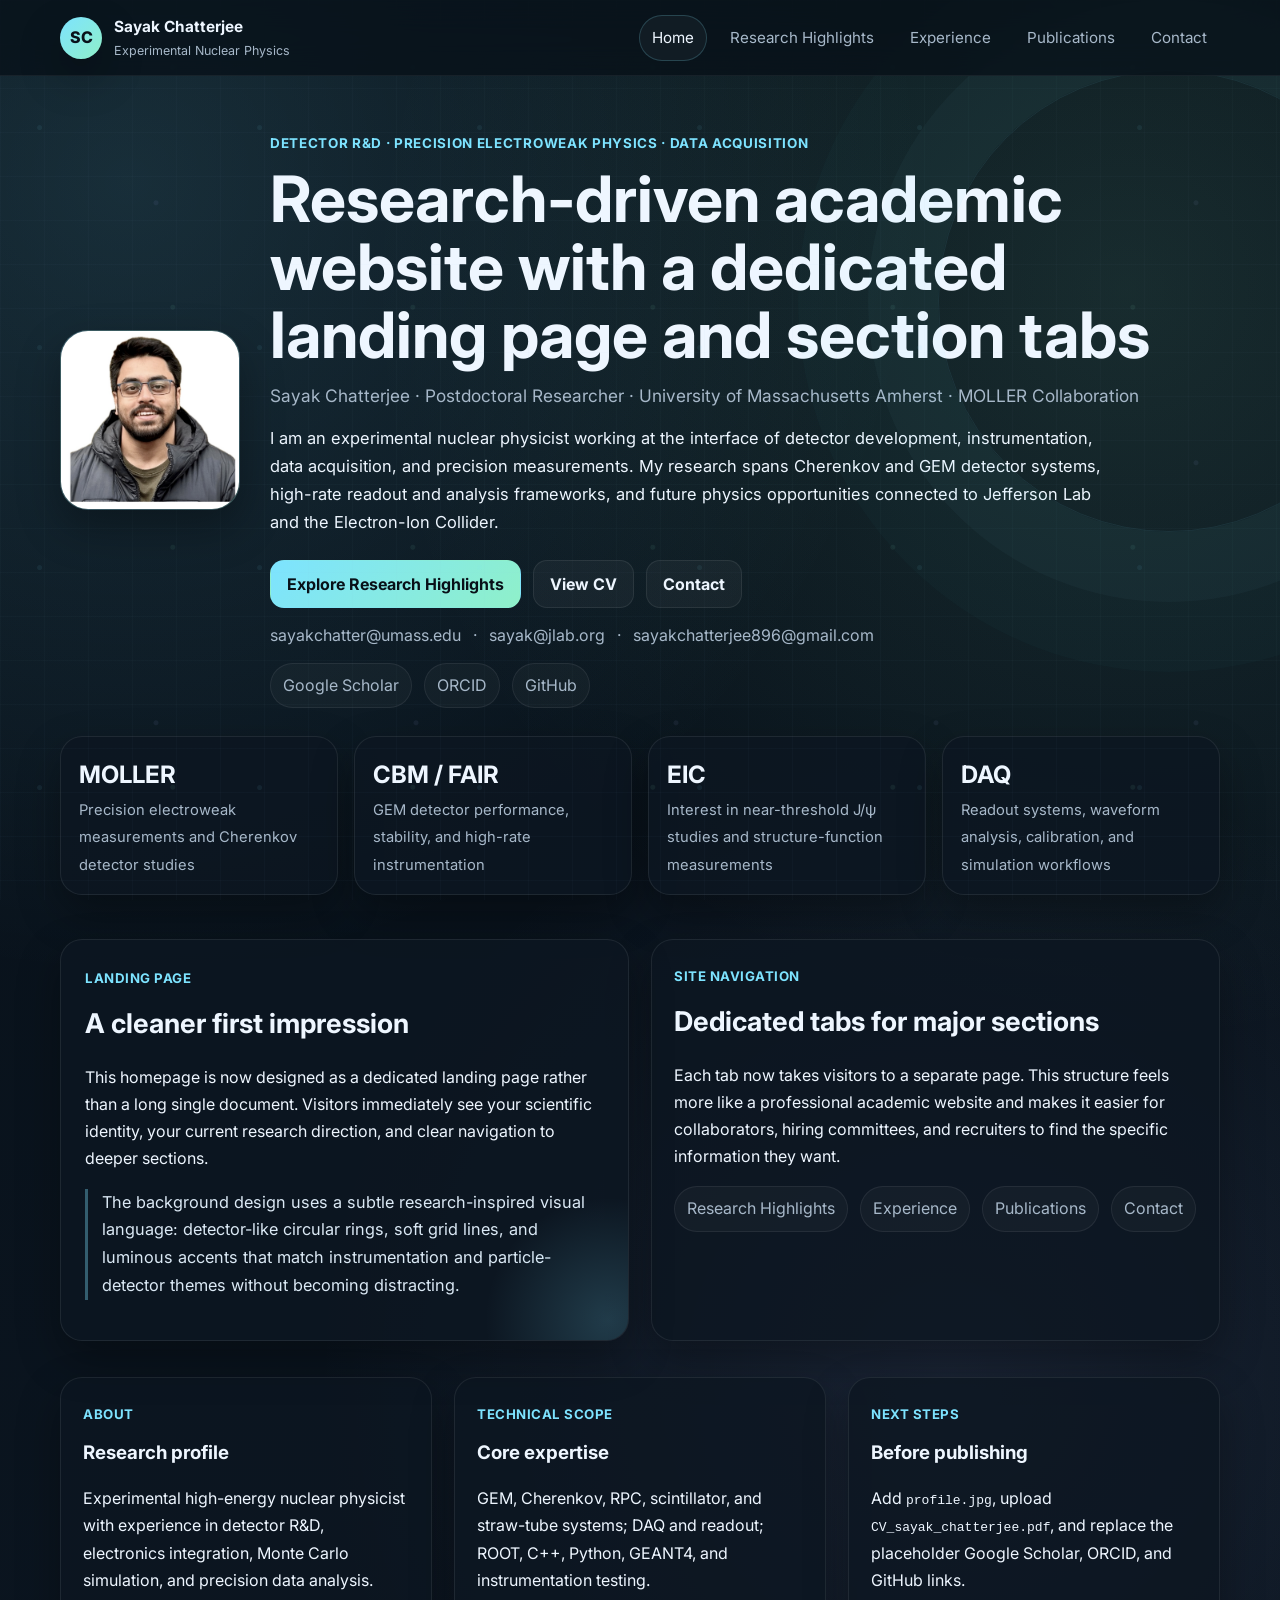
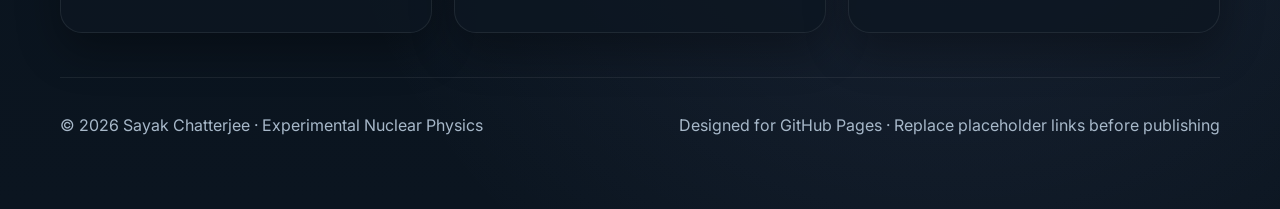
<file: index.html>
<!doctype html>
<html lang="en">
<head>
  <meta charset="utf-8" />
  <meta name="viewport" content="width=device-width, initial-scale=1" />
  <title>Sayak Chatterjee | Experimental Nuclear Physicist</title>
  <meta name="description" content="Academic homepage of Sayak Chatterjee, experimental nuclear physicist focused on detector R&D, MOLLER, and EIC-related studies." />
  <meta name="keywords" content="Sayak Chatterjee, experimental nuclear physicist, detector R&D, MOLLER, Jefferson Lab, EIC, GEM detector, Cherenkov detector, data acquisition" />
  <meta property="og:title" content="Sayak Chatterjee | Experimental Nuclear Physicist" />
  <meta property="og:description" content="Academic homepage of Sayak Chatterjee, experimental nuclear physicist focused on detector R&D, MOLLER, and EIC-related studies." />
  <meta property="og:type" content="website" />
  <meta name="theme-color" content="#071018" />
  <link rel="preconnect" href="https://fonts.googleapis.com">
  <link rel="preconnect" href="https://fonts.gstatic.com" crossorigin>
  <link href="https://fonts.googleapis.com/css2?family=Inter:wght@300;400;500;600;700;800&display=swap" rel="stylesheet">
  <link rel="stylesheet" href="site.css" />
</head>
<body>

  <nav class="site-nav">
    <div class="container nav-inner">
      <a class="brand-wrap" href="index_final.html">
        <span class="brand-badge">SC</span>
        <span class="brand-text"><strong>Sayak Chatterjee</strong><span>Experimental Nuclear Physics</span></span>
      </a>
      <div class="nav-links">
        <a class="active" href="index_final.html">Home</a>
        <a  href="research_highlights.html">Research Highlights</a>
        <a  href="experience.html">Experience</a>
        <a  href="publications.html">Publications</a>
        <a  href="contact.html">Contact</a>
      </div>
    </div>
  </nav>


  <header class="hero">
    <div class="container hero-grid">
      <div class="avatar">
        <img src="profile.jpg" alt="Portrait of Sayak Chatterjee" onerror="this.style.display='none'; this.nextElementSibling.style.display='grid';" />
        <span style="display:none;">SC</span>
      </div>
      <div>
        <p class="eyebrow">Detector R&amp;D · Precision Electroweak Physics · Data Acquisition</p>
        <h1>Research-driven academic website with a dedicated landing page and section tabs</h1>
        <p class="tagline">Sayak Chatterjee · Postdoctoral Researcher · University of Massachusetts Amherst · MOLLER Collaboration</p>
        <p class="summary">
          I am an experimental nuclear physicist working at the interface of detector development, instrumentation,
          data acquisition, and precision measurements. My research spans Cherenkov and GEM detector systems,
          high-rate readout and analysis frameworks, and future physics opportunities connected to Jefferson Lab and the Electron-Ion Collider.
        </p>
        <div class="action-row">
          <a class="btn primary" href="research_highlights.html">Explore Research Highlights</a>
          <a class="btn secondary" href="CV_sayak_chatterjee.pdf" target="_blank">View CV</a>
          <a class="btn secondary" href="contact.html">Contact</a>
        </div>
        <div class="contact-line">
          <a href="mailto:sayakchatter@umass.edu">sayakchatter@umass.edu</a>
          <span>·</span>
          <a href="mailto:sayak@jlab.org">sayak@jlab.org</a>
          <span>·</span>
          <a href="mailto:sayakchatterjee896@gmail.com">sayakchatterjee896@gmail.com</a>
        </div>
        <div class="inline-links" style="margin-top:14px;">
          <a href="https://scholar.google.com/citations?hl=en&user=rSvPqXYAAAAJ" target="_blank">Google Scholar</a>
          <a href="https://orcid.org/0000-0002-2796-6484" target="_blank">ORCID</a>
          <a href="https://github.com/sayak-alt">GitHub</a>
        </div>
      </div>
    </div>
    <div class="container stat-grid">
      <div class="stat-card"><strong>MOLLER</strong><span>Precision electroweak measurements and Cherenkov detector studies</span></div>
      <div class="stat-card"><strong>CBM / FAIR</strong><span>GEM detector performance, stability, and high-rate instrumentation</span></div>
      <div class="stat-card"><strong>EIC</strong><span>Interest in near-threshold J/ψ studies and structure-function measurements</span></div>
      <div class="stat-card"><strong>DAQ</strong><span>Readout systems, waveform analysis, calibration, and simulation workflows</span></div>
    </div>
  </header>

  <main>
    <section class="section">
      <div class="container grid-2">
        <div class="card hero-panel">
          <span class="kicker">Landing Page</span>
          <h2 class="section-title">A cleaner first impression</h2>
          <p>
            This homepage is now designed as a dedicated landing page rather than a long single document.
            Visitors immediately see your scientific identity, your current research direction, and clear navigation to deeper sections.
          </p>
          <p class="quote">
            The background design uses a subtle research-inspired visual language: detector-like circular rings,
            soft grid lines, and luminous accents that match instrumentation and particle-detector themes without becoming distracting.
          </p>
        </div>
        <div class="card">
          <span class="kicker">Site Navigation</span>
          <h2 class="section-title">Dedicated tabs for major sections</h2>
          <p>
            Each tab now takes visitors to a separate page. This structure feels more like a professional academic website
            and makes it easier for collaborators, hiring committees, and recruiters to find the specific information they want.
          </p>
          <div class="tab-menu">
            <a href="research_highlights.html">Research Highlights</a>
            <a href="experience.html">Experience</a>
            <a href="publications.html">Publications</a>
            <a href="contact.html">Contact</a>
          </div>
        </div>
      </div>
    </section>

    <section class="section">
      <div class="container grid-3">
        <div class="card">
          <span class="kicker">About</span>
          <h3>Research profile</h3>
          <p>
            Experimental high-energy nuclear physicist with experience in detector R&amp;D, electronics integration,
            Monte Carlo simulation, and precision data analysis.
          </p>
        </div>
        <div class="card">
          <span class="kicker">Technical scope</span>
          <h3>Core expertise</h3>
          <p>
            GEM, Cherenkov, RPC, scintillator, and straw-tube systems; DAQ and readout; ROOT, C++, Python, GEANT4, and instrumentation testing.
          </p>
        </div>
        <div class="card">
          <span class="kicker">Next steps</span>
          <h3>Before publishing</h3>
          <p>
            Add <code>profile.jpg</code>, upload <code>CV_sayak_chatterjee.pdf</code>, and replace the placeholder Google Scholar, ORCID, and GitHub links.
          </p>
        </div>
      </div>
    </section>
  </main>


  <footer class="footer">
    <div class="container footer-inner">
      <p>© 2026 Sayak Chatterjee · Experimental Nuclear Physics</p>
      <p>Designed for GitHub Pages · Replace placeholder links before publishing</p>
    </div>
  </footer>

</body>
</html>
</file>
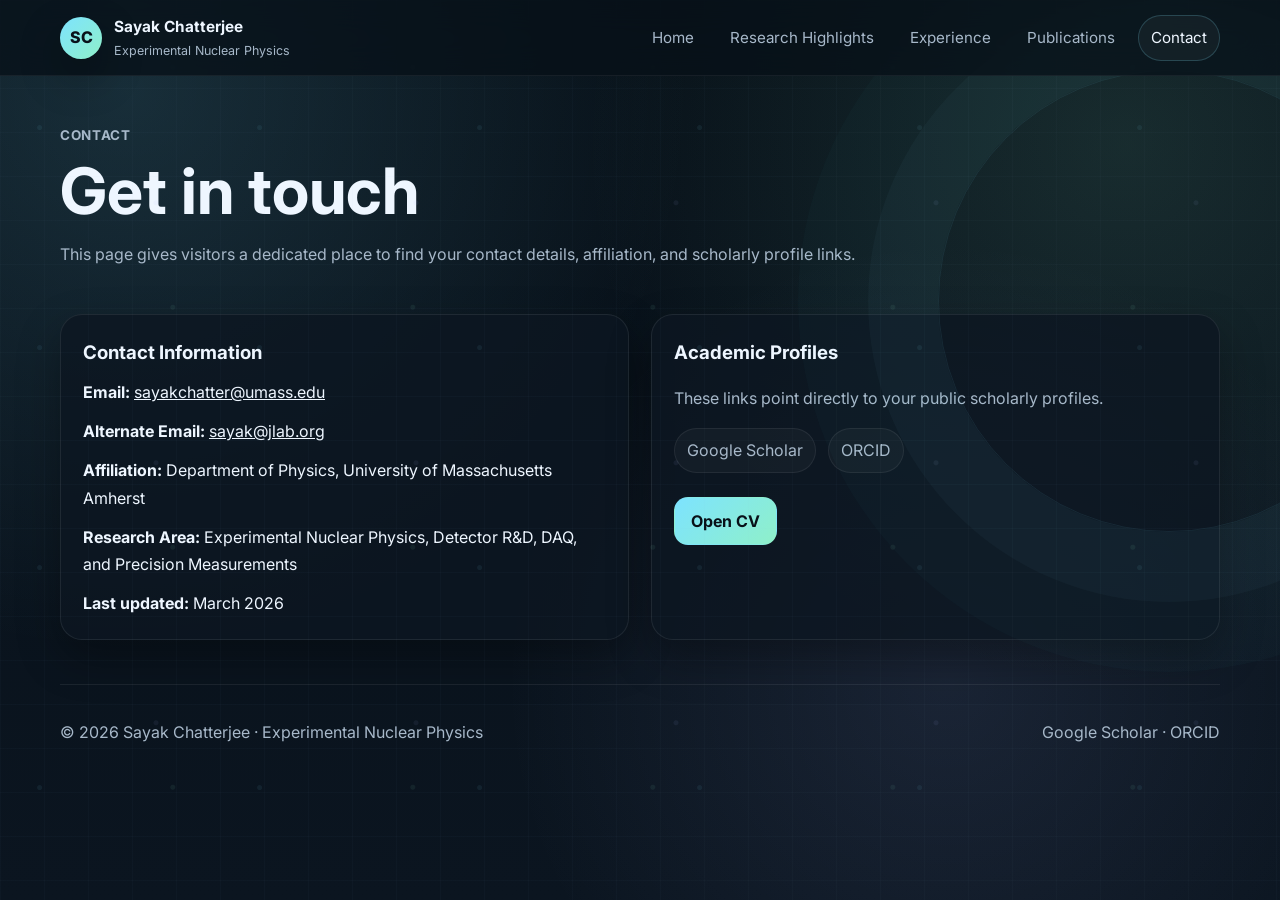
<file: contact.html>
<!doctype html>
<html lang="en">
<head>
  <meta charset="utf-8" />
  <meta name="viewport" content="width=device-width, initial-scale=1" />
  <title>Contact | Sayak Chatterjee</title>
  <meta name="description" content="Contact page for Sayak Chatterjee." />
  <meta name="keywords" content="Sayak Chatterjee, experimental nuclear physicist, detector R&amp;D, MOLLER, Jefferson Lab, EIC, GEM detector, Cherenkov detector, data acquisition" />
  <meta property="og:title" content="Contact | Sayak Chatterjee" />
  <meta property="og:description" content="Contact page for Sayak Chatterjee." />
  <meta property="og:type" content="website" />
  <meta name="theme-color" content="#071018" />
  <link rel="preconnect" href="https://fonts.googleapis.com">
  <link rel="preconnect" href="https://fonts.gstatic.com" crossorigin>
  <link href="https://fonts.googleapis.com/css2?family=Inter:wght@300;400;500;600;700;800&amp;display=swap" rel="stylesheet">
  <link rel="stylesheet" href="site.css" />
</head>
<body>

  <nav class="site-nav">
    <div class="container nav-inner">
      <a class="brand-wrap" href="index.html">
        <span class="brand-badge">SC</span>
        <span class="brand-text"><strong>Sayak Chatterjee</strong><span>Experimental Nuclear Physics</span></span>
      </a>
      <div class="nav-links">
        <a href="index.html">Home</a>
        <a href="research_highlights.html">Research Highlights</a>
        <a href="experience.html">Experience</a>
        <a href="publications.html">Publications</a>
        <a class="active" href="contact.html">Contact</a>
      </div>
    </div>
  </nav>

  <header class="page-header">
    <div class="container">
      <p class="eyebrow">Contact</p>
      <h1>Get in touch</h1>
      <p>This page gives visitors a dedicated place to find your contact details, affiliation, and scholarly profile links.</p>
    </div>
  </header>
  <main>
    <section class="section">
      <div class="container grid-2">
        <div class="card">
          <h3>Contact Information</h3>
          <div class="detail-list">
            <p><strong>Email:</strong> <a href="mailto:sayakchatter@umass.edu">sayakchatter@umass.edu</a></p>
            <p><strong>Alternate Email:</strong> <a href="mailto:sayak@jlab.org">sayak@jlab.org</a></p>
            <p><strong>Affiliation:</strong> Department of Physics, University of Massachusetts Amherst</p>
            <p><strong>Research Area:</strong> Experimental Nuclear Physics, Detector R&amp;D, DAQ, and Precision Measurements</p>
            <p><strong>Last updated:</strong> March 2026</p>
          </div>
        </div>
        <div class="card">
          <h3>Academic Profiles</h3>
          <p class="muted">These links point directly to your public scholarly profiles.</p>
          <div class="inline-links">
            <a href="https://scholar.google.com/citations?hl=en&user=rSvPqXYAAAAJ" target="_blank" rel="noopener noreferrer">Google Scholar</a>
            <a href="https://orcid.org/0000-0002-2796-6484" target="_blank" rel="noopener noreferrer">ORCID</a>
          </div>
          <div class="action-row">
            <a class="btn primary" href="CV_sayak_chatterjee.pdf" target="_blank" rel="noopener noreferrer">Open CV</a>
          </div>
        </div>
      </div>
    </section>
  </main>

  <footer class="footer">
    <div class="container footer-inner">
      <p>© 2026 Sayak Chatterjee · Experimental Nuclear Physics</p>
      <p>
        <a href="https://scholar.google.com/citations?hl=en&user=rSvPqXYAAAAJ" target="_blank" rel="noopener noreferrer">Google Scholar</a> ·
        <a href="https://orcid.org/0000-0002-2796-6484" target="_blank" rel="noopener noreferrer">ORCID</a>
      </p>
    </div>
  </footer>

</body>
</html>
</file>
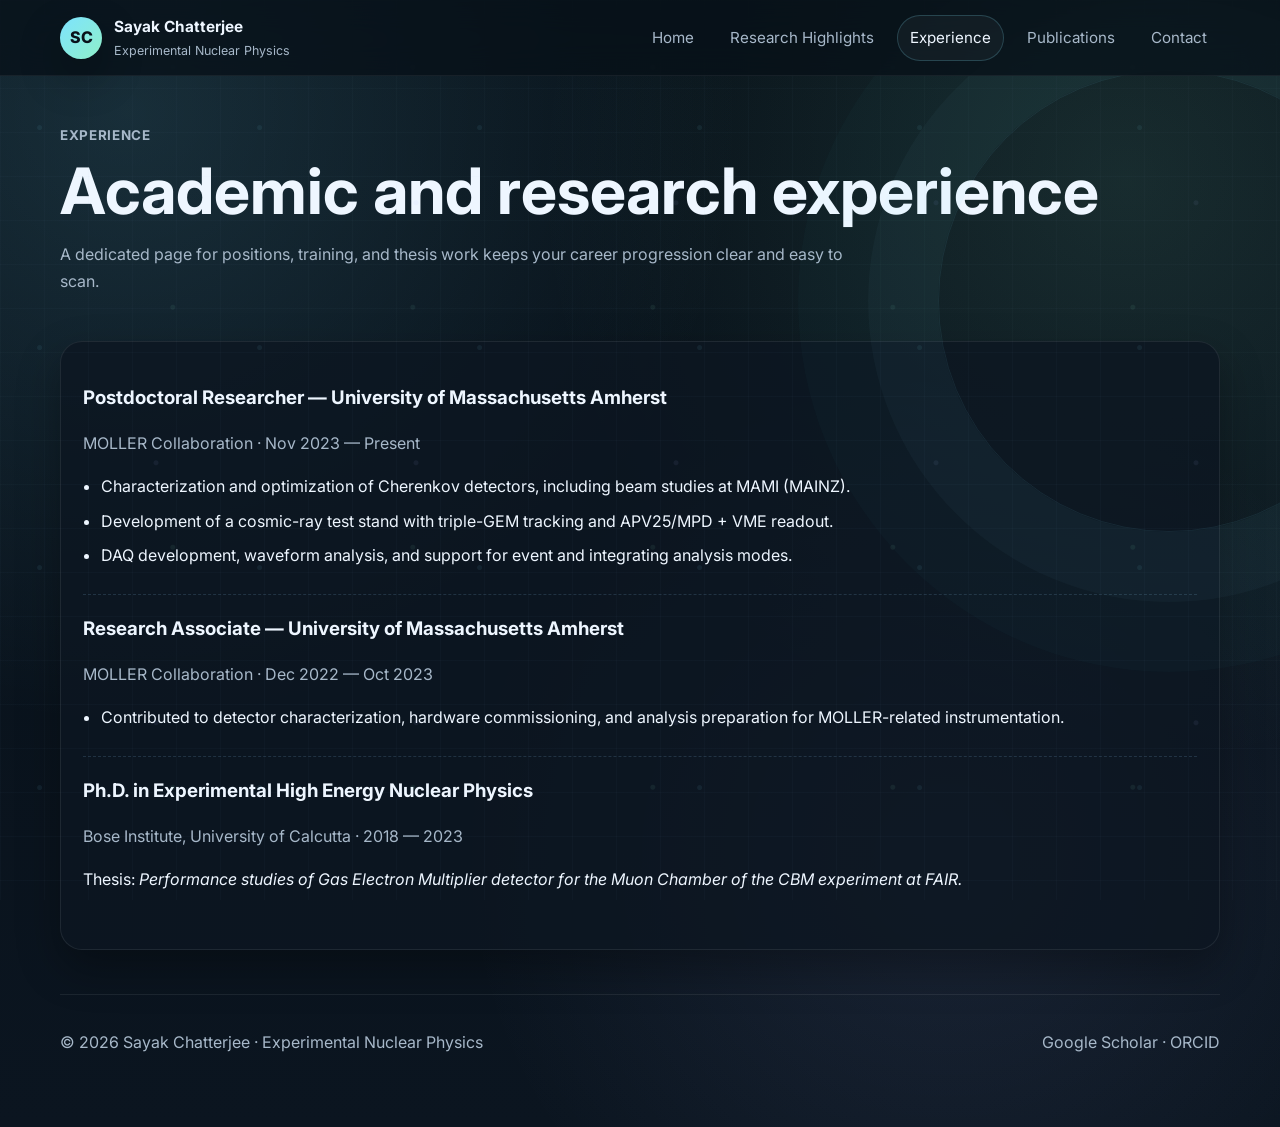
<file: experience.html>
<!doctype html>
<html lang="en">
<head>
  <meta charset="utf-8" />
  <meta name="viewport" content="width=device-width, initial-scale=1" />
  <title>Experience | Sayak Chatterjee</title>
  <meta name="description" content="Academic and research experience of Sayak Chatterjee." />
  <meta name="keywords" content="Sayak Chatterjee, experimental nuclear physicist, detector R&amp;D, MOLLER, Jefferson Lab, EIC, GEM detector, Cherenkov detector, data acquisition" />
  <meta property="og:title" content="Experience | Sayak Chatterjee" />
  <meta property="og:description" content="Academic and research experience of Sayak Chatterjee." />
  <meta property="og:type" content="website" />
  <meta name="theme-color" content="#071018" />
  <link rel="preconnect" href="https://fonts.googleapis.com">
  <link rel="preconnect" href="https://fonts.gstatic.com" crossorigin>
  <link href="https://fonts.googleapis.com/css2?family=Inter:wght@300;400;500;600;700;800&amp;display=swap" rel="stylesheet">
  <link rel="stylesheet" href="site.css" />
</head>
<body>

  <nav class="site-nav">
    <div class="container nav-inner">
      <a class="brand-wrap" href="index.html">
        <span class="brand-badge">SC</span>
        <span class="brand-text"><strong>Sayak Chatterjee</strong><span>Experimental Nuclear Physics</span></span>
      </a>
      <div class="nav-links">
        <a href="index.html">Home</a>
        <a href="research_highlights.html">Research Highlights</a>
        <a class="active" href="experience.html">Experience</a>
        <a href="publications.html">Publications</a>
        <a href="contact.html">Contact</a>
      </div>
    </div>
  </nav>

  <header class="page-header">
    <div class="container">
      <p class="eyebrow">Experience</p>
      <h1>Academic and research experience</h1>
      <p>A dedicated page for positions, training, and thesis work keeps your career progression clear and easy to scan.</p>
    </div>
  </header>
  <main>
    <section class="section">
      <div class="container card">
        <div class="timeline">
          <article class="item">
            <h3>Postdoctoral Researcher — University of Massachusetts Amherst</h3>
            <p class="muted">MOLLER Collaboration · Nov 2023 — Present</p>
            <ul class="bullets">
              <li>Characterization and optimization of Cherenkov detectors, including beam studies at MAMI (MAINZ).</li>
              <li>Development of a cosmic-ray test stand with triple-GEM tracking and APV25/MPD + VME readout.</li>
              <li>DAQ development, waveform analysis, and support for event and integrating analysis modes.</li>
            </ul>
          </article>
          <article class="item">
            <h3>Research Associate — University of Massachusetts Amherst</h3>
            <p class="muted">MOLLER Collaboration · Dec 2022 — Oct 2023</p>
            <ul class="bullets">
              <li>Contributed to detector characterization, hardware commissioning, and analysis preparation for MOLLER-related instrumentation.</li>
            </ul>
          </article>
          <article class="item">
            <h3>Ph.D. in Experimental High Energy Nuclear Physics</h3>
            <p class="muted">Bose Institute, University of Calcutta · 2018 — 2023</p>
            <p>Thesis: <em>Performance studies of Gas Electron Multiplier detector for the Muon Chamber of the CBM experiment at FAIR.</em></p>
          </article>
        </div>
      </div>
    </section>
  </main>

  <footer class="footer">
    <div class="container footer-inner">
      <p>© 2026 Sayak Chatterjee · Experimental Nuclear Physics</p>
      <p>
        <a href="https://scholar.google.com/citations?hl=en&user=rSvPqXYAAAAJ" target="_blank" rel="noopener noreferrer">Google Scholar</a> ·
        <a href="https://orcid.org/0000-0002-2796-6484" target="_blank" rel="noopener noreferrer">ORCID</a>
      </p>
    </div>
  </footer>

</body>
</html>
</file>
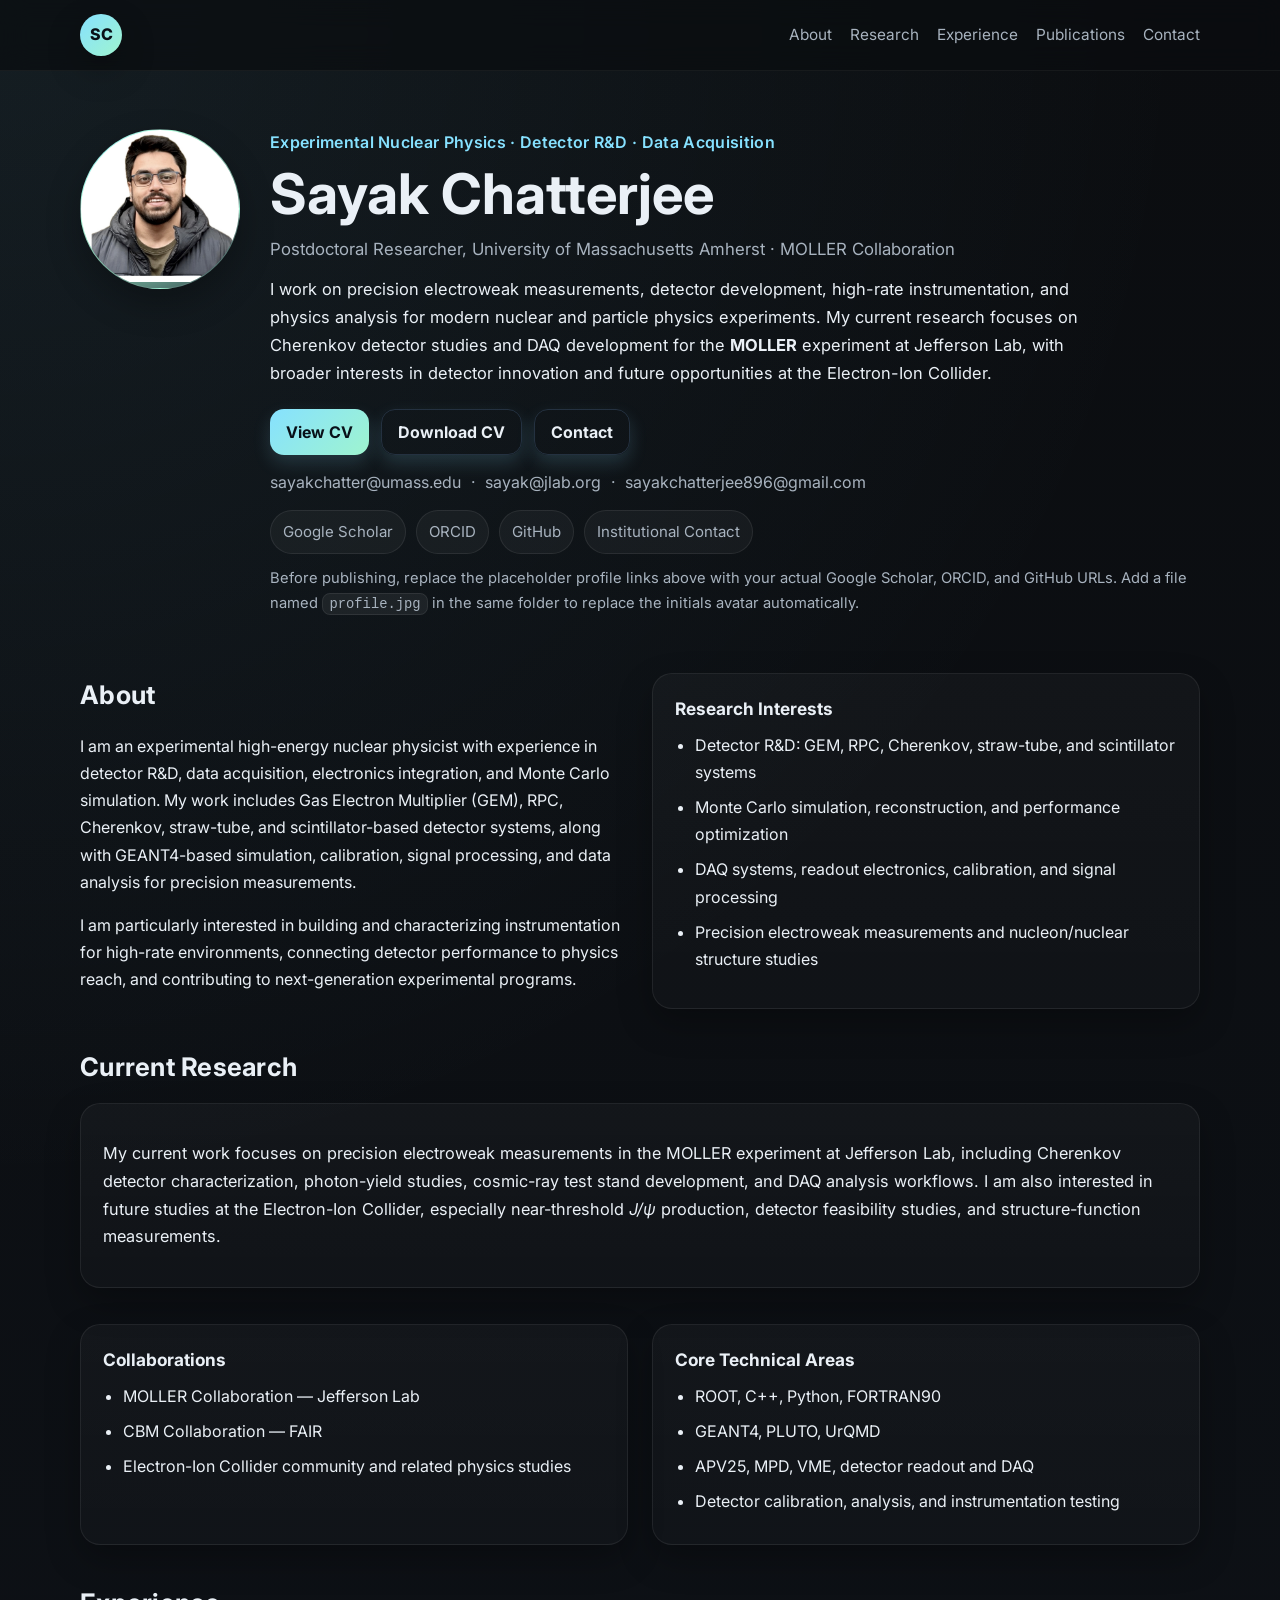
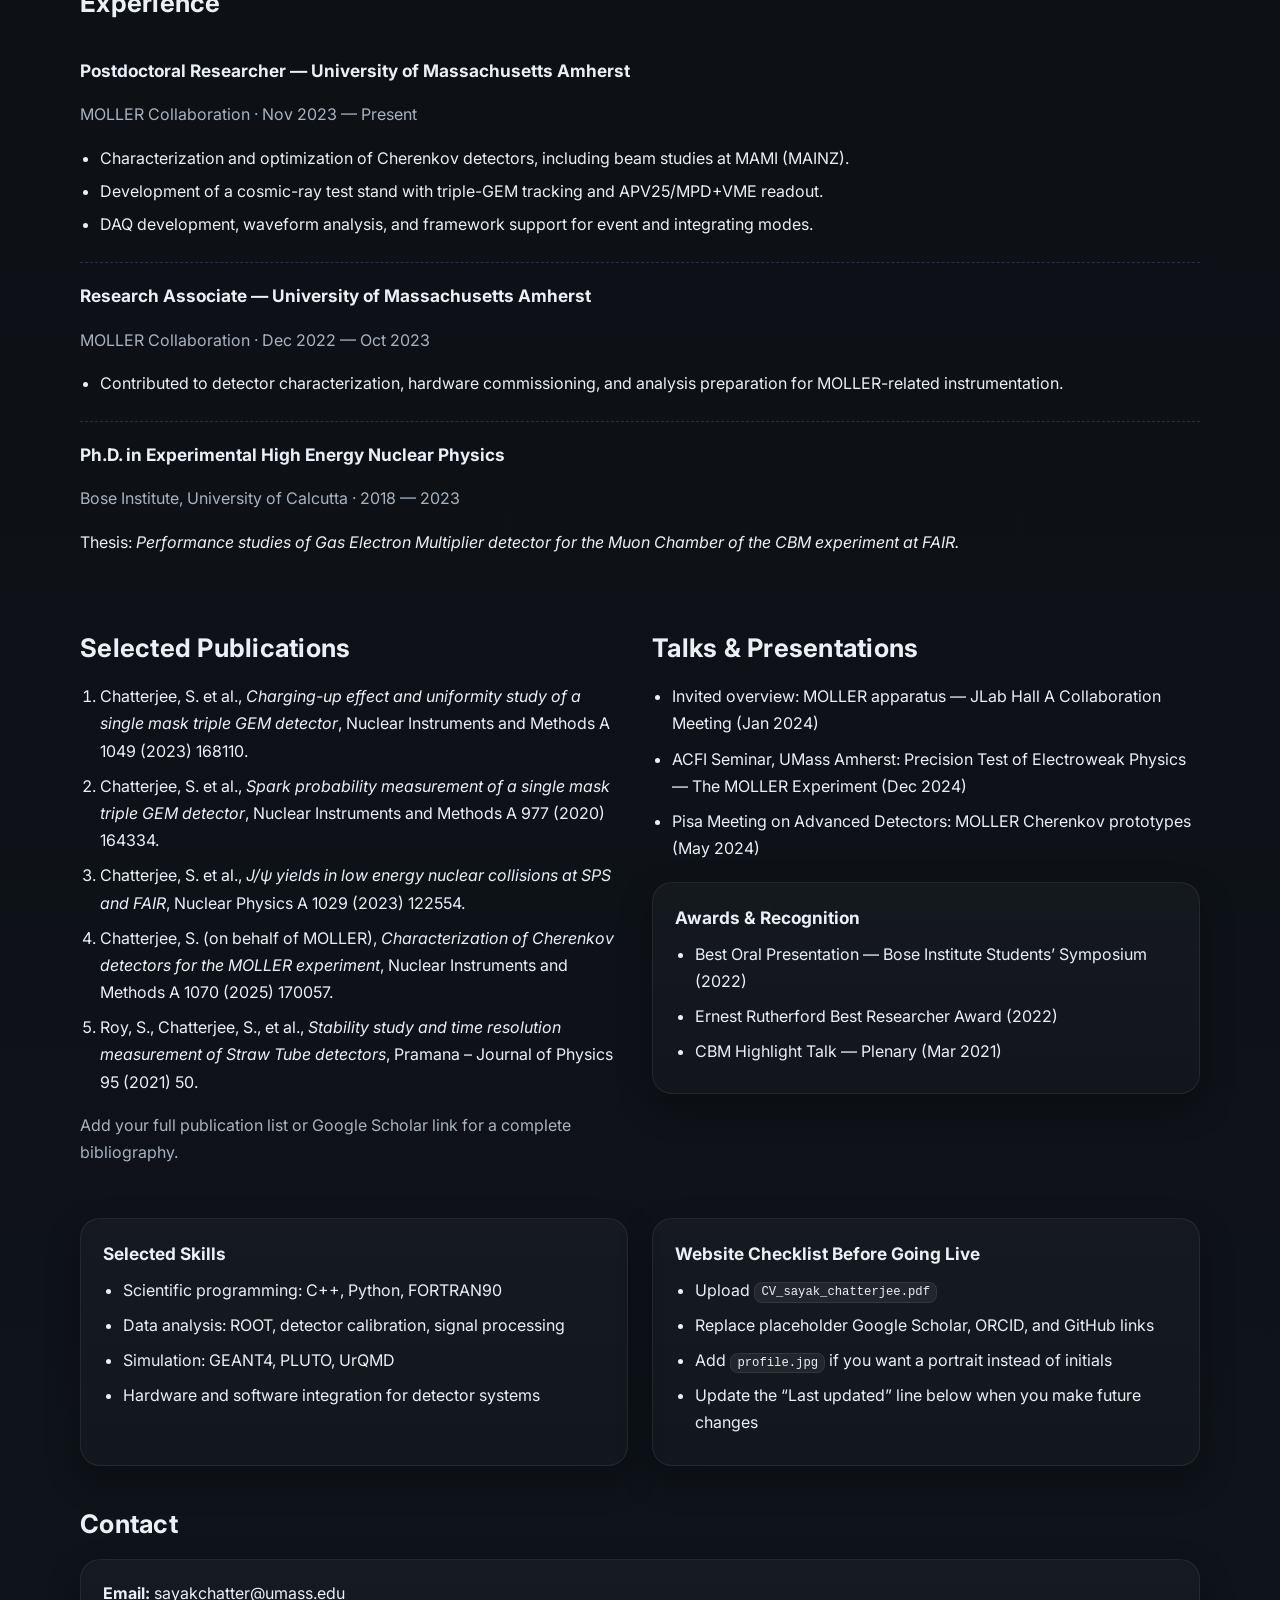
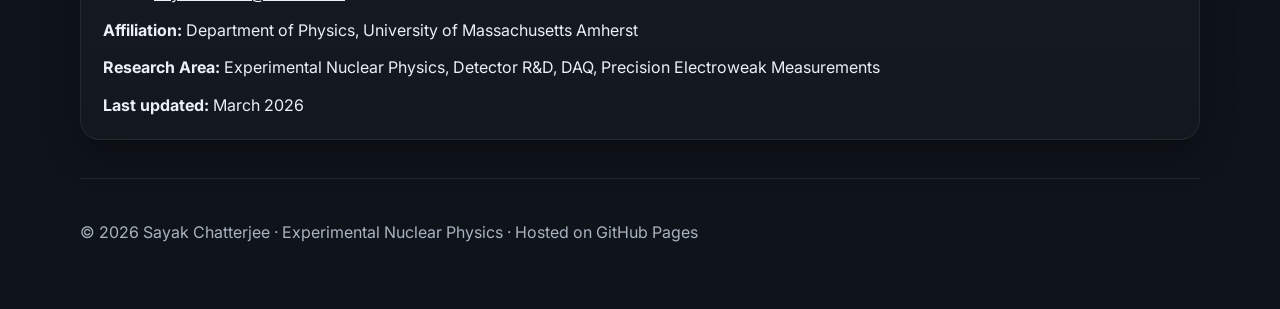
<file: index_updated.html>
<!doctype html>
<html lang="en">
<head>
  <meta charset="utf-8" />
  <meta name="viewport" content="width=device-width, initial-scale=1" />
  <title>Sayak Chatterjee | Experimental Nuclear Physicist</title>
  <meta name="description" content="Official academic profile of Sayak Chatterjee, experimental nuclear physicist working on detector R&D, data acquisition, Cherenkov detectors, GEM detectors, the MOLLER experiment, and EIC-related physics opportunities." />
  <meta name="keywords" content="Sayak Chatterjee, experimental nuclear physicist, MOLLER, Jefferson Lab, detector R&D, GEM detector, Cherenkov detector, EIC, data acquisition, GEANT4, ROOT" />
  <meta name="author" content="Sayak Chatterjee" />
  <meta property="og:title" content="Sayak Chatterjee | Experimental Nuclear Physicist" />
  <meta property="og:description" content="Academic profile and portfolio of Sayak Chatterjee." />
  <meta property="og:type" content="website" />
  <meta name="theme-color" content="#0d1117" />
  <link rel="preconnect" href="https://fonts.googleapis.com">
  <link rel="preconnect" href="https://fonts.gstatic.com" crossorigin>
  <link href="https://fonts.googleapis.com/css2?family=Inter:wght@300;400;500;600;700;800&display=swap" rel="stylesheet">
  <link rel="stylesheet" href="style_updated.css">
</head>
<body>
  <nav class="site-nav">
    <div class="container nav-inner">
      <a class="brand" href="#top">SC</a>
      <div class="nav-links">
        <a href="#about">About</a>
        <a href="#research">Research</a>
        <a href="#experience">Experience</a>
        <a href="#publications">Publications</a>
        <a href="#contact">Contact</a>
      </div>
    </div>
  </nav>

  <header class="hero container" id="top">
    <div class="avatar fallback" aria-label="Profile photo">
      <img src="profile.jpg" alt="Portrait of Sayak Chatterjee" onerror="this.style.display='none'; this.parentElement.classList.add('fallback');">
      <span>SC</span>
    </div>

    <div class="hero-copy">
      <p class="eyebrow">Experimental Nuclear Physics · Detector R&amp;D · Data Acquisition</p>
      <h1>Sayak Chatterjee</h1>
      <p class="tagline">Postdoctoral Researcher, University of Massachusetts Amherst · MOLLER Collaboration</p>
      <p class="summary">
        I work on precision electroweak measurements, detector development, high-rate instrumentation,
        and physics analysis for modern nuclear and particle physics experiments. My current research focuses
        on Cherenkov detector studies and DAQ development for the <strong>MOLLER</strong> experiment at Jefferson Lab,
        with broader interests in detector innovation and future opportunities at the Electron-Ion Collider.
      </p>

      <div class="hero-actions">
        <a class="btn" href="CV_sayak_chatterjee.pdf" target="_blank">View CV</a>
        <a class="btn secondary" href="CV_sayak_chatterjee.pdf" download>Download CV</a>
        <a class="btn ghost" href="#contact">Contact</a>
      </div>

      <div class="contact-line">
        <a href="mailto:sayakchatter@umass.edu">sayakchatter@umass.edu</a>
        <span>·</span>
        <a href="mailto:sayak@jlab.org">sayak@jlab.org</a>
        <span>·</span>
        <a href="mailto:sayakchatterjee896@gmail.com">sayakchatterjee896@gmail.com</a>
      </div>

      <div class="profile-links">
        <a class="chip" href="#" title="Replace with your Google Scholar URL before publishing">Google Scholar</a>
        <a class="chip" href="#" title="Replace with your ORCID URL before publishing">ORCID</a>
        <a class="chip" href="#" title="Replace with your GitHub URL before publishing">GitHub</a>
        <a class="chip" href="#contact">Institutional Contact</a>
      </div>
      <p class="micro-note">Before publishing, replace the placeholder profile links above with your actual Google Scholar, ORCID, and GitHub URLs. Add a file named <code>profile.jpg</code> in the same folder to replace the initials avatar automatically.</p>
    </div>
  </header>

  <main>
    <section class="container section grid-2" id="about">
      <div>
        <h2>About</h2>
        <p>
          I am an experimental high-energy nuclear physicist with experience in detector R&amp;D, data acquisition,
          electronics integration, and Monte Carlo simulation. My work includes Gas Electron Multiplier (GEM), RPC,
          Cherenkov, straw-tube, and scintillator-based detector systems, along with GEANT4-based simulation,
          calibration, signal processing, and data analysis for precision measurements.
        </p>
        <p>
          I am particularly interested in building and characterizing instrumentation for high-rate environments,
          connecting detector performance to physics reach, and contributing to next-generation experimental programs.
        </p>
      </div>
      <aside class="card">
        <h3>Research Interests</h3>
        <ul class="bullets">
          <li>Detector R&amp;D: GEM, RPC, Cherenkov, straw-tube, and scintillator systems</li>
          <li>Monte Carlo simulation, reconstruction, and performance optimization</li>
          <li>DAQ systems, readout electronics, calibration, and signal processing</li>
          <li>Precision electroweak measurements and nucleon/nuclear structure studies</li>
        </ul>
      </aside>
    </section>

    <section class="container section" id="research">
      <h2>Current Research</h2>
      <div class="card research-block">
        <p>
          My current work focuses on precision electroweak measurements in the MOLLER experiment at Jefferson Lab,
          including Cherenkov detector characterization, photon-yield studies, cosmic-ray test stand development,
          and DAQ analysis workflows. I am also interested in future studies at the Electron-Ion Collider,
          especially near-threshold <em>J/&psi;</em> production, detector feasibility studies, and structure-function measurements.
        </p>
      </div>
    </section>

    <section class="container section grid-2">
      <div class="card">
        <h3>Collaborations</h3>
        <ul class="bullets">
          <li>MOLLER Collaboration — Jefferson Lab</li>
          <li>CBM Collaboration — FAIR</li>
          <li>Electron-Ion Collider community and related physics studies</li>
        </ul>
      </div>
      <div class="card">
        <h3>Core Technical Areas</h3>
        <ul class="bullets">
          <li>ROOT, C++, Python, FORTRAN90</li>
          <li>GEANT4, PLUTO, UrQMD</li>
          <li>APV25, MPD, VME, detector readout and DAQ</li>
          <li>Detector calibration, analysis, and instrumentation testing</li>
        </ul>
      </div>
    </section>

    <section class="container section" id="experience">
      <h2>Experience</h2>
      <div class="timeline">
        <article class="item">
          <h3>Postdoctoral Researcher — University of Massachusetts Amherst</h3>
          <p class="muted">MOLLER Collaboration · Nov 2023 — Present</p>
          <ul class="bullets compact">
            <li>Characterization and optimization of Cherenkov detectors, including beam studies at MAMI (MAINZ).</li>
            <li>Development of a cosmic-ray test stand with triple-GEM tracking and APV25/MPD+VME readout.</li>
            <li>DAQ development, waveform analysis, and framework support for event and integrating modes.</li>
          </ul>
        </article>
        <article class="item">
          <h3>Research Associate — University of Massachusetts Amherst</h3>
          <p class="muted">MOLLER Collaboration · Dec 2022 — Oct 2023</p>
          <ul class="bullets compact">
            <li>Contributed to detector characterization, hardware commissioning, and analysis preparation for MOLLER-related instrumentation.</li>
          </ul>
        </article>
        <article class="item">
          <h3>Ph.D. in Experimental High Energy Nuclear Physics</h3>
          <p class="muted">Bose Institute, University of Calcutta · 2018 — 2023</p>
          <p>Thesis: <em>Performance studies of Gas Electron Multiplier detector for the Muon Chamber of the CBM experiment at FAIR.</em></p>
        </article>
      </div>
    </section>

    <section class="container section grid-2" id="publications">
      <div>
        <h2>Selected Publications</h2>
        <ol class="pubs">
          <li>Chatterjee, S. et al., <em>Charging-up effect and uniformity study of a single mask triple GEM detector</em>, Nuclear Instruments and Methods A 1049 (2023) 168110.</li>
          <li>Chatterjee, S. et al., <em>Spark probability measurement of a single mask triple GEM detector</em>, Nuclear Instruments and Methods A 977 (2020) 164334.</li>
          <li>Chatterjee, S. et al., <em>J/&psi; yields in low energy nuclear collisions at SPS and FAIR</em>, Nuclear Physics A 1029 (2023) 122554.</li>
          <li>Chatterjee, S. (on behalf of MOLLER), <em>Characterization of Cherenkov detectors for the MOLLER experiment</em>, Nuclear Instruments and Methods A 1070 (2025) 170057.</li>
          <li>Roy, S., Chatterjee, S., et al., <em>Stability study and time resolution measurement of Straw Tube detectors</em>, Pramana – Journal of Physics 95 (2021) 50.</li>
        </ol>
        <p class="muted">Add your full publication list or Google Scholar link for a complete bibliography.</p>
      </div>
      <div>
        <h2>Talks &amp; Presentations</h2>
        <ul class="bullets">
          <li>Invited overview: MOLLER apparatus — JLab Hall A Collaboration Meeting (Jan 2024)</li>
          <li>ACFI Seminar, UMass Amherst: Precision Test of Electroweak Physics — The MOLLER Experiment (Dec 2024)</li>
          <li>Pisa Meeting on Advanced Detectors: MOLLER Cherenkov prototypes (May 2024)</li>
        </ul>

        <div class="card nested-card">
          <h3>Awards &amp; Recognition</h3>
          <ul class="bullets">
            <li>Best Oral Presentation — Bose Institute Students’ Symposium (2022)</li>
            <li>Ernest Rutherford Best Researcher Award (2022)</li>
            <li>CBM Highlight Talk — Plenary (Mar 2021)</li>
          </ul>
        </div>
      </div>
    </section>

    <section class="container section grid-2">
      <div class="card">
        <h3>Selected Skills</h3>
        <ul class="bullets">
          <li>Scientific programming: C++, Python, FORTRAN90</li>
          <li>Data analysis: ROOT, detector calibration, signal processing</li>
          <li>Simulation: GEANT4, PLUTO, UrQMD</li>
          <li>Hardware and software integration for detector systems</li>
        </ul>
      </div>
      <div class="card">
        <h3>Website Checklist Before Going Live</h3>
        <ul class="bullets">
          <li>Upload <code>CV_sayak_chatterjee.pdf</code></li>
          <li>Replace placeholder Google Scholar, ORCID, and GitHub links</li>
          <li>Add <code>profile.jpg</code> if you want a portrait instead of initials</li>
          <li>Update the “Last updated” line below when you make future changes</li>
        </ul>
      </div>
    </section>

    <section class="container section" id="contact">
      <h2>Contact</h2>
      <div class="contact-card card">
        <p><strong>Email:</strong> <a href="mailto:sayakchatter@umass.edu">sayakchatter@umass.edu</a></p>
        <p><strong>Affiliation:</strong> Department of Physics, University of Massachusetts Amherst</p>
        <p><strong>Research Area:</strong> Experimental Nuclear Physics, Detector R&amp;D, DAQ, Precision Electroweak Measurements</p>
        <p><strong>Last updated:</strong> March 2026</p>
      </div>
    </section>
  </main>

  <footer class="container footer">
    <p>© 2026 Sayak Chatterjee · Experimental Nuclear Physics · Hosted on GitHub Pages</p>
  </footer>
</body>
</html>
</file>
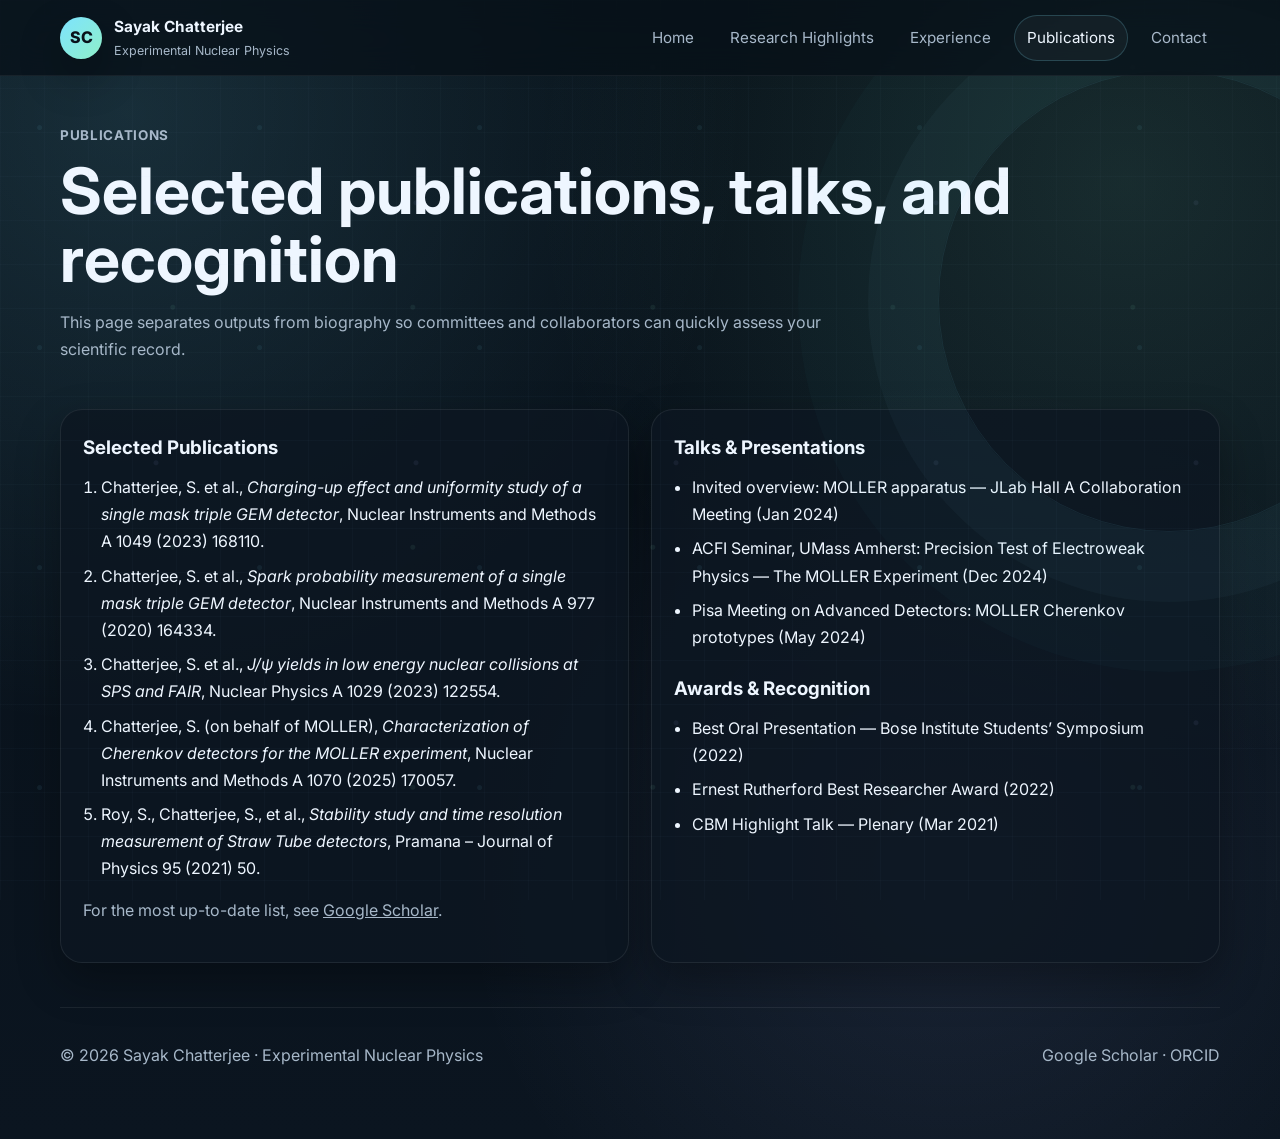
<file: publications.html>
<!doctype html>
<html lang="en">
<head>
  <meta charset="utf-8" />
  <meta name="viewport" content="width=device-width, initial-scale=1" />
  <title>Publications | Sayak Chatterjee</title>
  <meta name="description" content="Selected publications, talks, and recognition of Sayak Chatterjee." />
  <meta name="keywords" content="Sayak Chatterjee, experimental nuclear physicist, detector R&amp;D, MOLLER, Jefferson Lab, EIC, GEM detector, Cherenkov detector, data acquisition" />
  <meta property="og:title" content="Publications | Sayak Chatterjee" />
  <meta property="og:description" content="Selected publications, talks, and recognition of Sayak Chatterjee." />
  <meta property="og:type" content="website" />
  <meta name="theme-color" content="#071018" />
  <link rel="preconnect" href="https://fonts.googleapis.com">
  <link rel="preconnect" href="https://fonts.gstatic.com" crossorigin>
  <link href="https://fonts.googleapis.com/css2?family=Inter:wght@300;400;500;600;700;800&amp;display=swap" rel="stylesheet">
  <link rel="stylesheet" href="site.css" />
</head>
<body>

  <nav class="site-nav">
    <div class="container nav-inner">
      <a class="brand-wrap" href="index.html">
        <span class="brand-badge">SC</span>
        <span class="brand-text"><strong>Sayak Chatterjee</strong><span>Experimental Nuclear Physics</span></span>
      </a>
      <div class="nav-links">
        <a href="index.html">Home</a>
        <a href="research_highlights.html">Research Highlights</a>
        <a href="experience.html">Experience</a>
        <a class="active" href="publications.html">Publications</a>
        <a href="contact.html">Contact</a>
      </div>
    </div>
  </nav>

  <header class="page-header">
    <div class="container">
      <p class="eyebrow">Publications</p>
      <h1>Selected publications, talks, and recognition</h1>
      <p>This page separates outputs from biography so committees and collaborators can quickly assess your scientific record.</p>
    </div>
  </header>
  <main>
    <section class="section">
      <div class="container grid-2">
        <div class="card">
          <h3>Selected Publications</h3>
          <ol class="pubs">
            <li>Chatterjee, S. et al., <em>Charging-up effect and uniformity study of a single mask triple GEM detector</em>, Nuclear Instruments and Methods A 1049 (2023) 168110.</li>
            <li>Chatterjee, S. et al., <em>Spark probability measurement of a single mask triple GEM detector</em>, Nuclear Instruments and Methods A 977 (2020) 164334.</li>
            <li>Chatterjee, S. et al., <em>J/ψ yields in low energy nuclear collisions at SPS and FAIR</em>, Nuclear Physics A 1029 (2023) 122554.</li>
            <li>Chatterjee, S. (on behalf of MOLLER), <em>Characterization of Cherenkov detectors for the MOLLER experiment</em>, Nuclear Instruments and Methods A 1070 (2025) 170057.</li>
            <li>Roy, S., Chatterjee, S., et al., <em>Stability study and time resolution measurement of Straw Tube detectors</em>, Pramana – Journal of Physics 95 (2021) 50.</li>
          </ol>
          <p class="muted" style="margin-top:14px;">For the most up-to-date list, see <a href="https://scholar.google.com/citations?hl=en&user=rSvPqXYAAAAJ" target="_blank" rel="noopener noreferrer">Google Scholar</a>.</p>
        </div>
        <div class="card">
          <h3>Talks &amp; Presentations</h3>
          <ul class="bullets">
            <li>Invited overview: MOLLER apparatus — JLab Hall A Collaboration Meeting (Jan 2024)</li>
            <li>ACFI Seminar, UMass Amherst: Precision Test of Electroweak Physics — The MOLLER Experiment (Dec 2024)</li>
            <li>Pisa Meeting on Advanced Detectors: MOLLER Cherenkov prototypes (May 2024)</li>
          </ul>
          <h3 style="margin-top:22px;">Awards &amp; Recognition</h3>
          <ul class="bullets">
            <li>Best Oral Presentation — Bose Institute Students’ Symposium (2022)</li>
            <li>Ernest Rutherford Best Researcher Award (2022)</li>
            <li>CBM Highlight Talk — Plenary (Mar 2021)</li>
          </ul>
        </div>
      </div>
    </section>
  </main>

  <footer class="footer">
    <div class="container footer-inner">
      <p>© 2026 Sayak Chatterjee · Experimental Nuclear Physics</p>
      <p>
        <a href="https://scholar.google.com/citations?hl=en&user=rSvPqXYAAAAJ" target="_blank" rel="noopener noreferrer">Google Scholar</a> ·
        <a href="https://orcid.org/0000-0002-2796-6484" target="_blank" rel="noopener noreferrer">ORCID</a>
      </p>
    </div>
  </footer>

</body>
</html>
</file>
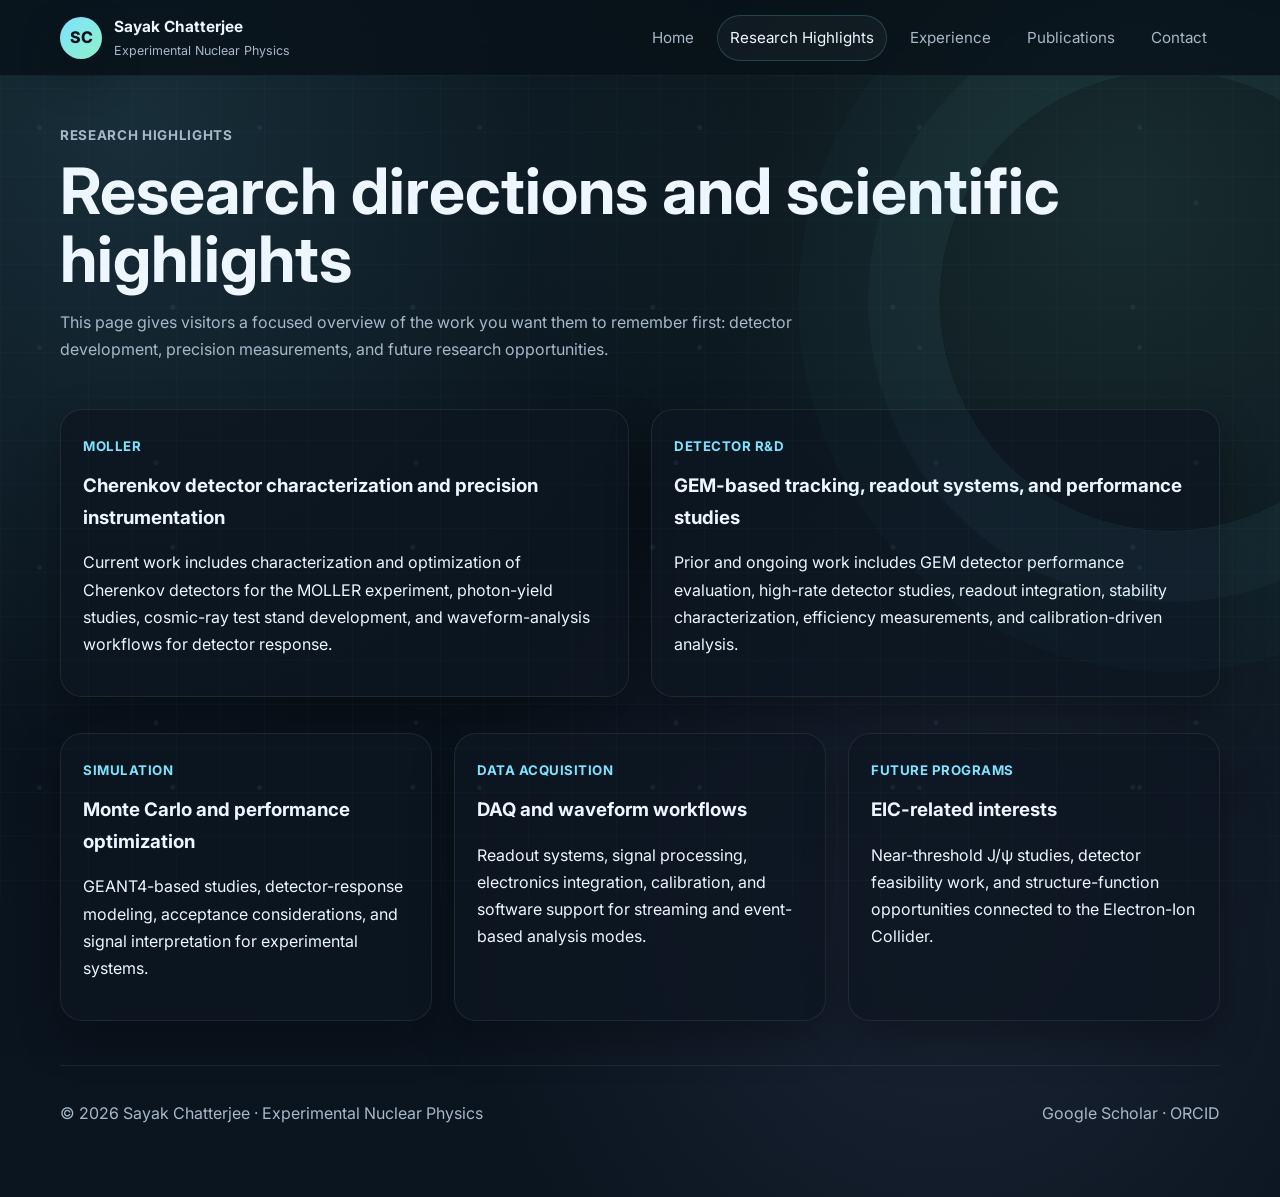
<file: research_highlights.html>
<!doctype html>
<html lang="en">
<head>
  <meta charset="utf-8" />
  <meta name="viewport" content="width=device-width, initial-scale=1" />
  <title>Research Highlights | Sayak Chatterjee</title>
  <meta name="description" content="Research highlights of Sayak Chatterjee, including Cherenkov detectors, GEM systems, DAQ, and EIC-related interests." />
  <meta name="keywords" content="Sayak Chatterjee, experimental nuclear physicist, detector R&amp;D, MOLLER, Jefferson Lab, EIC, GEM detector, Cherenkov detector, data acquisition" />
  <meta property="og:title" content="Research Highlights | Sayak Chatterjee" />
  <meta property="og:description" content="Research highlights of Sayak Chatterjee, including Cherenkov detectors, GEM systems, DAQ, and EIC-related interests." />
  <meta property="og:type" content="website" />
  <meta name="theme-color" content="#071018" />
  <link rel="preconnect" href="https://fonts.googleapis.com">
  <link rel="preconnect" href="https://fonts.gstatic.com" crossorigin>
  <link href="https://fonts.googleapis.com/css2?family=Inter:wght@300;400;500;600;700;800&amp;display=swap" rel="stylesheet">
  <link rel="stylesheet" href="site.css" />
</head>
<body>

  <nav class="site-nav">
    <div class="container nav-inner">
      <a class="brand-wrap" href="index.html">
        <span class="brand-badge">SC</span>
        <span class="brand-text"><strong>Sayak Chatterjee</strong><span>Experimental Nuclear Physics</span></span>
      </a>
      <div class="nav-links">
        <a href="index.html">Home</a>
        <a class="active" href="research_highlights.html">Research Highlights</a>
        <a href="experience.html">Experience</a>
        <a href="publications.html">Publications</a>
        <a href="contact.html">Contact</a>
      </div>
    </div>
  </nav>

  <header class="page-header">
    <div class="container">
      <p class="eyebrow">Research Highlights</p>
      <h1>Research directions and scientific highlights</h1>
      <p>This page gives visitors a focused overview of the work you want them to remember first: detector development, precision measurements, and future research opportunities.</p>
    </div>
  </header>
  <main>
    <section class="section">
      <div class="container grid-2">
        <div class="card">
          <span class="kicker">MOLLER</span>
          <h3>Cherenkov detector characterization and precision instrumentation</h3>
          <p>
            Current work includes characterization and optimization of Cherenkov detectors for the MOLLER experiment,
            photon-yield studies, cosmic-ray test stand development, and waveform-analysis workflows for detector response.
          </p>
        </div>
        <div class="card">
          <span class="kicker">Detector R&amp;D</span>
          <h3>GEM-based tracking, readout systems, and performance studies</h3>
          <p>
            Prior and ongoing work includes GEM detector performance evaluation, high-rate detector studies, readout integration,
            stability characterization, efficiency measurements, and calibration-driven analysis.
          </p>
        </div>
      </div>
    </section>
    <section class="section">
      <div class="container grid-3">
        <div class="card">
          <span class="kicker">Simulation</span>
          <h3>Monte Carlo and performance optimization</h3>
          <p>GEANT4-based studies, detector-response modeling, acceptance considerations, and signal interpretation for experimental systems.</p>
        </div>
        <div class="card">
          <span class="kicker">Data acquisition</span>
          <h3>DAQ and waveform workflows</h3>
          <p>Readout systems, signal processing, electronics integration, calibration, and software support for streaming and event-based analysis modes.</p>
        </div>
        <div class="card">
          <span class="kicker">Future programs</span>
          <h3>EIC-related interests</h3>
          <p>Near-threshold J/ψ studies, detector feasibility work, and structure-function opportunities connected to the Electron-Ion Collider.</p>
        </div>
      </div>
    </section>
  </main>

  <footer class="footer">
    <div class="container footer-inner">
      <p>© 2026 Sayak Chatterjee · Experimental Nuclear Physics</p>
      <p>
        <a href="https://scholar.google.com/citations?hl=en&user=rSvPqXYAAAAJ" target="_blank" rel="noopener noreferrer">Google Scholar</a> ·
        <a href="https://orcid.org/0000-0002-2796-6484" target="_blank" rel="noopener noreferrer">ORCID</a>
      </p>
    </div>
  </footer>

</body>
</html>
</file>
<file: site.css>
:root {
  --bg: #071018;
  --bg-2: #0b1520;
  --panel: rgba(13, 22, 33, 0.82);
  --panel-strong: rgba(15, 25, 38, 0.92);
  --text: #eef6ff;
  --muted: #a7b8c9;
  --line: rgba(130, 180, 220, 0.18);
  --accent: #7de3ff;
  --accent-2: #8ff0c9;
  --accent-3: #a8b4ff;
  --shadow: 0 18px 44px rgba(0,0,0,0.32);
  --maxw: 1160px;
}

* { box-sizing: border-box; }
html { scroll-behavior: smooth; }
html, body { margin: 0; padding: 0; }

body {
  font-family: Inter, system-ui, -apple-system, BlinkMacSystemFont, "Segoe UI", Roboto, Ubuntu, Cantarell, "Helvetica Neue", Arial, sans-serif;
  color: var(--text);
  line-height: 1.7;
  background:
    radial-gradient(circle at 10% 10%, rgba(125, 227, 255, 0.14), transparent 40%),
    radial-gradient(circle at 88% 16%, rgba(143, 240, 201, 0.12), transparent 40%),
    radial-gradient(circle at 74% 76%, rgba(168, 180, 255, 0.10), transparent 38%),
    linear-gradient(180deg, var(--bg) 0%, var(--bg-2) 100%);
  min-height: 100vh;
  position: relative;
}

body::before {
  content: "";
  position: fixed;
  inset: 0;
  pointer-events: none;
  background-image:
    linear-gradient(rgba(140, 180, 220, 0.05) 1px, transparent 1px),
    linear-gradient(90deg, rgba(140, 180, 220, 0.05) 1px, transparent 1px),
    radial-gradient(circle at 18% 58%, rgba(125, 227, 255, 0.12) 0 2px, transparent 3px),
    radial-gradient(circle at 72% 28%, rgba(143, 240, 201, 0.12) 0 2px, transparent 3px),
    radial-gradient(circle at 60% 78%, rgba(168, 180, 255, 0.12) 0 2px, transparent 3px);
  background-size: 44px 44px, 44px 44px, 220px 220px, 240px 240px, 260px 260px;
  opacity: 0.6;
}

body::after {
  content: "";
  position: fixed;
  right: -120px;
  top: 70px;
  width: 460px;
  height: 460px;
  border-radius: 50%;
  border: 1px solid rgba(125, 227, 255, 0.10);
  box-shadow:
    0 0 0 70px rgba(125, 227, 255, 0.04),
    0 0 0 140px rgba(125, 227, 255, 0.025);
  pointer-events: none;
  filter: blur(0.2px);
  opacity: 0.85;
}

a { color: inherit; }
img { max-width: 100%; display: block; }

.container {
  width: min(var(--maxw), 92%);
  margin: 0 auto;
}

.site-nav {
  position: sticky;
  top: 0;
  z-index: 50;
  backdrop-filter: blur(16px);
  background: rgba(7, 16, 24, 0.76);
  border-bottom: 1px solid rgba(255,255,255,0.06);
}

.nav-inner {
  display: flex;
  align-items: center;
  justify-content: space-between;
  gap: 20px;
  padding: 14px 0;
}

.brand-wrap {
  display: flex;
  align-items: center;
  gap: 12px;
  text-decoration: none;
}

.brand-badge {
  width: 42px;
  height: 42px;
  border-radius: 50%;
  display: grid;
  place-items: center;
  font-weight: 800;
  color: #09111a;
  background: linear-gradient(135deg, var(--accent), var(--accent-2));
  box-shadow: var(--shadow);
}

.brand-text strong {
  display: block;
  font-size: 0.96rem;
}

.brand-text span {
  display: block;
  font-size: 0.78rem;
  color: var(--muted);
}

.nav-links {
  display: flex;
  gap: 10px;
  flex-wrap: wrap;
}

.nav-links a {
  text-decoration: none;
  color: var(--muted);
  font-size: 0.95rem;
  padding: 9px 12px;
  border-radius: 999px;
  border: 1px solid transparent;
  transition: color 0.18s ease, border-color 0.18s ease, background 0.18s ease;
}

.nav-links a:hover,
.nav-links a.active {
  color: var(--text);
  border-color: rgba(125, 227, 255, 0.20);
  background: rgba(255,255,255,0.04);
}

.hero {
  padding: 56px 0 26px;
}

.hero-grid {
  display: grid;
  grid-template-columns: 180px 1fr;
  gap: 30px;
  align-items: center;
}

.avatar {
  width: 180px;
  height: 180px;
  border-radius: 28px;
  overflow: hidden;
  border: 1px solid rgba(255,255,255,0.08);
  box-shadow: var(--shadow);
  position: relative;
  background: linear-gradient(135deg, rgba(125, 227, 255, 0.20), rgba(143, 240, 201, 0.18));
}

.avatar img {
  width: 100%;
  height: 100%;
  object-fit: cover;
}

.avatar span {
  position: absolute;
  inset: 0;
  display: grid;
  place-items: center;
  font-size: 2.6rem;
  font-weight: 800;
  color: #051018;
  letter-spacing: 0.05em;
}

.eyebrow {
  margin: 0 0 10px;
  color: var(--accent);
  font-weight: 700;
  letter-spacing: 0.05em;
  text-transform: uppercase;
  font-size: 0.84rem;
}

.hero h1,
.page-header h1 {
  font-size: clamp(2.2rem, 5vw, 4.2rem);
  line-height: 1.06;
  margin: 0;
}

.hero .tagline,
.page-header p {
  color: var(--muted);
}

.hero .tagline {
  margin: 12px 0 14px;
  font-size: 1.08rem;
}

.hero .summary {
  max-width: 840px;
  margin: 0;
  font-size: 1.03rem;
}

.page-header {
  padding: 48px 0 12px;
}

.page-header p {
  max-width: 820px;
}

.action-row,
.inline-links,
.contact-line,
.tab-menu {
  display: flex;
  flex-wrap: wrap;
  gap: 12px;
}

.action-row {
  margin-top: 24px;
}

.btn {
  display: inline-flex;
  align-items: center;
  justify-content: center;
  gap: 10px;
  min-height: 48px;
  padding: 0 16px;
  border-radius: 14px;
  text-decoration: none;
  font-weight: 700;
  border: 1px solid rgba(255,255,255,0.08);
  transition: transform 0.18s ease, border-color 0.18s ease, background 0.18s ease;
}

.btn:hover {
  transform: translateY(-1px);
}

.btn.primary {
  background: linear-gradient(135deg, var(--accent), var(--accent-2));
  color: #081018;
  border-color: transparent;
}

.btn.secondary {
  background: rgba(255,255,255,0.04);
  color: var(--text);
}

.contact-line {
  color: var(--muted);
  margin-top: 14px;
  align-items: center;
}

.contact-line a {
  text-decoration: none;
}

.inline-links {
  margin-top: 14px;
}

.inline-links a,
.tab-menu a,
.profile-link {
  text-decoration: none;
  color: var(--muted);
  border: 1px solid rgba(255,255,255,0.07);
  background: rgba(255,255,255,0.03);
  padding: 8px 12px;
  border-radius: 999px;
  transition: color 0.18s ease, border-color 0.18s ease, background 0.18s ease;
}

.inline-links a:hover,
.tab-menu a:hover,
.profile-link:hover {
  color: var(--accent);
  border-color: rgba(125, 227, 255, 0.24);
}

.stat-grid {
  display: grid;
  grid-template-columns: repeat(4, minmax(0, 1fr));
  gap: 16px;
  margin-top: 28px;
}

.stat-card,
.card {
  background: var(--panel);
  border: 1px solid rgba(255,255,255,0.08);
  border-radius: 22px;
  box-shadow: var(--shadow);
}

.stat-card {
  padding: 18px 18px 16px;
}

.stat-card strong {
  display: block;
  font-size: 1.5rem;
}

.stat-card span {
  color: var(--muted);
  font-size: 0.92rem;
}

.section {
  padding: 18px 0;
}

.section-title {
  margin: 0 0 14px;
  font-size: 1.7rem;
}

.grid-2,
.grid-3 {
  display: grid;
  gap: 22px;
}

.grid-2 {
  grid-template-columns: repeat(2, minmax(0, 1fr));
}

.grid-3 {
  grid-template-columns: repeat(3, minmax(0, 1fr));
}

.card {
  padding: 22px;
}

.card h2,
.card h3 {
  margin-top: 0;
  margin-bottom: 10px;
}

.kicker {
  display: inline-flex;
  margin-bottom: 12px;
  color: var(--accent);
  font-size: 0.83rem;
  font-weight: 700;
  letter-spacing: 0.04em;
  text-transform: uppercase;
}

.muted {
  color: var(--muted);
}

.bullets,
.pubs {
  margin: 0;
  padding-left: 18px;
}

.bullets li,
.pubs li {
  margin-bottom: 7px;
}

.timeline .item {
  padding: 18px 0;
  border-bottom: 1px dashed var(--line);
}

.timeline .item:last-child {
  border-bottom: 0;
}

.hero-panel {
  padding: 24px;
  position: relative;
  overflow: hidden;
}

.hero-panel::before {
  content: "";
  position: absolute;
  inset: auto -120px -120px auto;
  width: 280px;
  height: 280px;
  border-radius: 50%;
  background: radial-gradient(circle, rgba(125, 227, 255, 0.18), transparent 62%);
}

.quote {
  font-size: 1.02rem;
  border-left: 3px solid rgba(125, 227, 255, 0.35);
  padding-left: 14px;
  color: #dbe9f5;
}

.detail-list {
  display: grid;
  gap: 12px;
}

.detail-list p {
  margin: 0;
}

.footer {
  padding: 26px 0 54px;
  color: var(--muted);
}

.footer-inner {
  border-top: 1px solid rgba(255,255,255,0.07);
  padding-top: 18px;
  display: flex;
  justify-content: space-between;
  gap: 20px;
  flex-wrap: wrap;
}

.footer a {
  text-decoration: none;
}

@media (max-width: 920px) {
  .hero-grid,
  .grid-2,
  .grid-3,
  .stat-grid {
    grid-template-columns: 1fr;
  }

  .hero {
    padding-top: 38px;
  }
}

@media (max-width: 700px) {
  body::after {
    display: none;
  }

  .nav-inner {
    align-items: flex-start;
    flex-direction: column;
  }

  .hero-grid {
    gap: 20px;
  }

  .avatar {
    width: 140px;
    height: 140px;
  }
}
</file>
<file: style_updated.css>
:root {
  --bg: #0b0d10;
  --bg-2: #0f141b;
  --card: #121821;
  --card-2: #161d27;
  --text: #eaf0f6;
  --muted: #a8b3bf;
  --line: #243140;
  --accent: #86e1ff;
  --accent-2: #9ff4cf;
  --shadow: 0 14px 34px rgba(0, 0, 0, 0.28);
}

* { box-sizing: border-box; }
html { scroll-behavior: smooth; }
html, body { margin: 0; padding: 0; }
body {
  font-family: Inter, system-ui, -apple-system, Segoe UI, Roboto, Ubuntu, Cantarell, "Helvetica Neue", Arial, sans-serif;
  background:
    radial-gradient(circle at top left, rgba(134, 225, 255, 0.08), transparent 32%),
    linear-gradient(180deg, var(--bg) 0%, var(--bg-2) 100%);
  color: var(--text);
  line-height: 1.7;
}

a { color: inherit; }
code {
  background: rgba(255,255,255,0.06);
  border: 1px solid rgba(255,255,255,0.08);
  padding: 0.15rem 0.4rem;
  border-radius: 8px;
  font-size: 0.94em;
}

.container {
  width: min(1120px, 92%);
  margin: 0 auto;
}

.site-nav {
  position: sticky;
  top: 0;
  z-index: 50;
  backdrop-filter: blur(14px);
  background: rgba(11, 13, 16, 0.72);
  border-bottom: 1px solid rgba(255,255,255,0.05);
}

.nav-inner {
  display: flex;
  justify-content: space-between;
  align-items: center;
  gap: 18px;
  padding: 14px 0;
}

.brand {
  width: 42px;
  height: 42px;
  border-radius: 50%;
  display: grid;
  place-items: center;
  text-decoration: none;
  font-weight: 800;
  color: #091017;
  background: linear-gradient(135deg, var(--accent), var(--accent-2));
  box-shadow: var(--shadow);
}

.nav-links {
  display: flex;
  flex-wrap: wrap;
  gap: 18px;
}

.nav-links a {
  text-decoration: none;
  color: var(--muted);
  font-size: 0.96rem;
}

.nav-links a:hover,
.contact-line a:hover,
.profile-links a:hover {
  color: var(--accent);
}

.hero {
  display: grid;
  grid-template-columns: 160px 1fr;
  gap: 30px;
  align-items: start;
  padding: 58px 0 24px;
}

.avatar {
  width: 160px;
  height: 160px;
  border-radius: 50%;
  overflow: hidden;
  border: 1px solid rgba(255,255,255,0.08);
  box-shadow: var(--shadow);
  position: relative;
}

.avatar img {
  width: 100%;
  height: 100%;
  object-fit: cover;
  display: block;
}

.avatar span {
  display: none;
}

.avatar.fallback {
  background: radial-gradient(circle at 30% 30%, var(--accent) 0, var(--accent-2) 40%, #1b2330 100%);
  display: grid;
  place-items: center;
}

.avatar.fallback span {
  display: block;
  color: #071017;
  font-weight: 800;
  font-size: 2rem;
  letter-spacing: 0.04em;
}

.eyebrow {
  margin: 0 0 8px;
  color: var(--accent);
  font-weight: 600;
  letter-spacing: 0.02em;
}

.hero-copy h1 {
  margin: 0;
  font-size: clamp(2.2rem, 5vw, 3.5rem);
  line-height: 1.08;
}

.tagline {
  color: var(--muted);
  margin: 10px 0 12px;
  font-size: 1.05rem;
}

.summary {
  max-width: 830px;
  margin: 0;
  font-size: 1.03rem;
}

.hero-actions {
  display: flex;
  flex-wrap: wrap;
  gap: 12px;
  margin: 22px 0 14px;
}

.btn {
  display: inline-flex;
  align-items: center;
  justify-content: center;
  min-height: 46px;
  padding: 0 16px;
  border-radius: 14px;
  text-decoration: none;
  font-weight: 700;
  transition: transform 0.18s ease, opacity 0.18s ease, border-color 0.18s ease;
}

.btn:hover { transform: translateY(-1px); }

.btn {
  background: linear-gradient(135deg, var(--accent), var(--accent-2));
  color: #081018;
  box-shadow: 0 8px 18px rgba(134,225,255,0.16);
}

.btn.secondary,
.btn.ghost {
  background: transparent;
  color: var(--text);
  border: 1px solid var(--line);
}

.contact-line {
  display: flex;
  flex-wrap: wrap;
  gap: 10px;
  color: var(--muted);
  margin-bottom: 14px;
}

.contact-line a,
.profile-links a {
  text-decoration: none;
}

.profile-links {
  display: flex;
  flex-wrap: wrap;
  gap: 10px;
}

.chip {
  padding: 8px 12px;
  border-radius: 999px;
  background: rgba(255,255,255,0.04);
  border: 1px solid rgba(255,255,255,0.08);
  color: var(--muted);
  font-size: 0.94rem;
}

.micro-note {
  color: var(--muted);
  margin-top: 12px;
  font-size: 0.92rem;
}

.section { padding: 18px 0; }

.grid-2 {
  display: grid;
  grid-template-columns: minmax(0, 1fr) minmax(0, 1fr);
  gap: 24px;
}

.card {
  background: linear-gradient(180deg, rgba(255,255,255,0.03), rgba(255,255,255,0.02));
  border: 1px solid rgba(255,255,255,0.07);
  border-radius: 20px;
  padding: 20px 22px;
  box-shadow: var(--shadow);
}

.research-block { font-size: 1.02rem; }
.nested-card { margin-top: 20px; }
.contact-card p { margin: 0 0 10px; }
.contact-card p:last-child { margin-bottom: 0; }

.timeline .item {
  padding: 18px 0;
  border-bottom: 1px dashed var(--line);
}

.timeline .item:last-child { border-bottom: 0; }

h2 {
  margin: 0 0 14px;
  font-size: 1.6rem;
  letter-spacing: 0.01em;
}

h3 {
  margin: 0 0 8px;
  font-size: 1.08rem;
}

.muted { color: var(--muted); }

.bullets,
.pubs {
  margin: 0;
  padding-left: 20px;
}

.bullets li,
.pubs li {
  margin-bottom: 8px;
}

.compact li { margin-bottom: 6px; }

.footer {
  border-top: 1px solid rgba(255,255,255,0.08);
  color: var(--muted);
  padding: 24px 0 48px;
  margin-top: 20px;
}

@media (max-width: 860px) {
  .hero {
    grid-template-columns: 1fr;
    gap: 20px;
  }

  .avatar {
    width: 132px;
    height: 132px;
  }

  .grid-2 {
    grid-template-columns: 1fr;
  }
}

@media (max-width: 640px) {
  .nav-inner {
    align-items: flex-start;
    flex-direction: column;
  }

  .nav-links {
    gap: 14px;
  }

  .contact-line {
    flex-direction: column;
    gap: 4px;
  }

  .contact-line span {
    display: none;
  }
}
</file>
